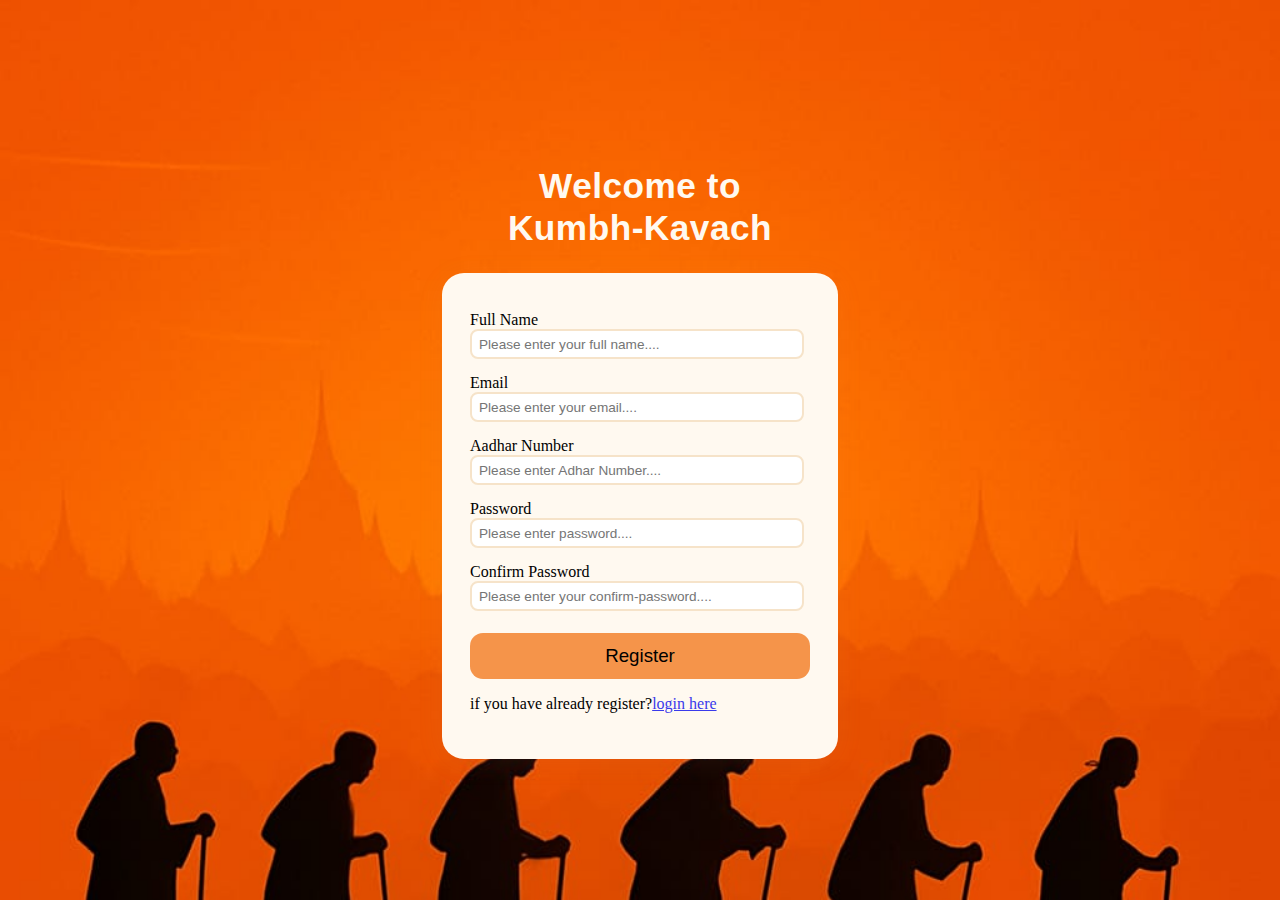
<file: index.html>
<!DOCTYPE html>
<html lang="en">
<head>
    <meta charset="UTF-8">
    <meta name="viewport" content="width=device-width, initial-scale=1.0">
    <title>Welcome to Ujain Mahakumbh Mela</title>
    <link rel="icon" href="fav-icon-photo.jpg" type="image/jpg">
    <link rel="stylesheet" href="registration-form.css">
</head>
<body >
    <div class="container">
        <h1>Welcome to<br>Kumbh-Kavach</h1>
        <form  class="form" id="registration-form" autocomplete="off" target="_blank" method="post" action="kumbh_kavach.html">
            
            <div class="form-group">
                <label for="fullName">Full Name</label><br>
                <input type="text" id="fullName" name="fullName" placeholder="Please enter your full name...." required>
            </div>

            <div class="form-group">
                <label for="email">Email</label><br>
                <input type="email" id="email" name="email" placeholder="Please enter your email...." required>
            </div>

            <div class="form-group">
                <label for="adhar-number">Aadhar Number</label><br>
                <input type="text" id="adhar-number" name="adhar-number" placeholder="Please enter Adhar Number...." required>
            </div>

            <div class="form-group">
                <label for="password">Password</label><br>
                <input type="password" id="password" name="password" placeholder="Please enter password...." required>
            </div>

            <div class="form-group">
                <label for="confirm-password">Confirm Password</label><br>
                <input type="password" id="confirm-password" name="confirm-password" placeholder="Please enter your confirm-password...." required>
            </div>
            <button type="submit">Register</button>
            <p>if you have already register?<a href="loginPage.html" style="color: rgb(58, 58, 235)">login here</a></p>
        
        </form>
    </div>
</script>
</body>
</html>
</file>
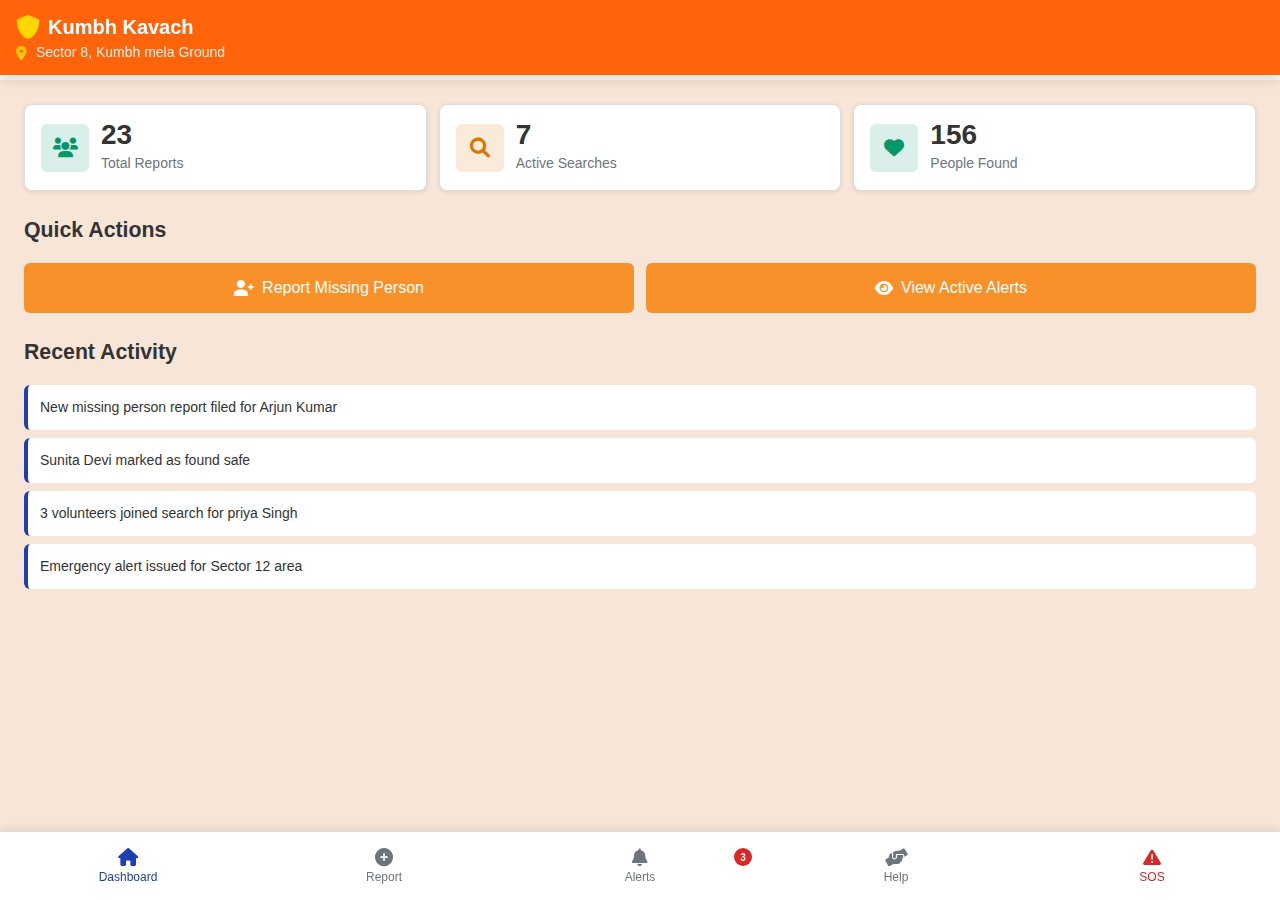
<file: template/index.html>
<!DOCTYPE html>
<html lang="en">
<head>
    <meta charset="UTF-8">
    <meta name="viewport" content="width=device-width, initial-scale=1.0">
    <title>Kumbh Kavach - Crowd Management System</title>
    <link rel="stylesheet" href="style.css">
    <link href="https://cdnjs.cloudflare.com/ajax/libs/font-awesome/6.0.0/css/all.min.css" rel="stylesheet">
</head>
<body>
    <!----------------------------------------Header---------------------------------------------->
    <header class="app-header">
        <div class="header-content">
            <div class="logo">
                <i class="fas fa-shield-alt"></i>
                <h1>Kumbh Kavach</h1>
            </div>
            <div class="location-indicator">
                <i class="fas fa-map-marker-alt"></i>
                <span id="currentLocation">Sector 8, Kumbh Mela</span>
            </div>
        </div>
    </header>

    <!------------------------------------Bottom Navigation------------------------------------>
    <nav class="bottom-nav">
        <button class="nav-item active" data-view="dashboard">
            <i class="fas fa-home"></i>
            <span>Dashboard</span>
        </button>
        <button class="nav-item" data-view="report">
            <i class="fas fa-plus-circle"></i>
            <span>Report</span>
        </button>
        <button class="nav-item" data-view="alerts">
            <i class="fas fa-bell"></i>
            <span>Alerts</span>
            <div class="notification-badge" id="alertsBadge">3</div>
        </button>
        <button class="nav-item" data-view="help">
            <i class="fas fa-hands-helping"></i>
            <span>Help</span>
        </button>
        <button class="nav-item emergency" data-view="emergency">
            <i class="fas fa-exclamation-triangle"></i>
            <span>SOS</span>
        </button>
    </nav>

    <!----------------------------------Main content area------------------------------------->
    <main class="main-content">
        
        <!-----------------------Dashboard View---------------------------------------------->
        <section id="dashboardView" class="view active">
            <div class="stats-grid">
                <div class="stat-card">
                    <div class="stat-icon success">
                        <i class="fas fa-users"></i>
                    </div>
                    <div class="stat-content">
                        <div class="stat-number" id="totalReports">23</div>
                        <div class="stat-label">Total Reports</div>
                    </div>
                </div>
                <div class="stat-card">
                    <div class="stat-icon warning">
                        <i class="fas fa-search"></i>
                    </div>
                    <div class="stat-content">
                        <div class="stat-number" id="activeSearches">7</div>
                        <div class="stat-label">Active Searches</div>
                    </div>
                </div>
                <div class="stat-card">
                    <div class="stat-icon success">
                        <i class="fas fa-heart"></i>
                    </div>
                    <div class="stat-content">
                        <div class="stat-number" id="peopleFound">156</div>
                        <div class="stat-label">People Found</div>
                    </div>
                </div>
            </div>

            <div class="quick-actions">
                <h3>Quick Actions</h3>
                <div class="action-buttons">
                    <button class="btn btn--primary btn--full-width action-btn" data-action="report">
                        <i class="fas fa-user-plus"></i>
                        Report Missing Person
                    </button>
                    <button class="btn btn--secondary btn--full-width action-btn" data-action="alerts">
                        <i class="fas fa-eye"></i>
                        View Active Alerts
                    </button>
                </div>
            </div>

            <div class="recent-activity">
                <h3>Recent Activity</h3>
                <div class="activity-list" id="activityList">
                    <!-------------Activity items will be done by javascript-------------------->
                </div>
            </div>
        </section>

        <!-------------------------Report missing person view-------------------------->
        <section id="reportView" class="view">
            <div class="form-container">
                <h2>Report Missing Person</h2>
                <form id="reportForm" class="missing-person-form">
                    <div class="photo-upload">
                        <div class="upload-area" id="uploadArea">
                            <i class="fas fa-camera"></i>
                            <p>Add Photo</p>
                            <span>Tap to upload or drag & drop</span>
                        </div>
                        <input type="file" id="photoInput" accept="image/*" hidden>
                        <div class="photo-preview" id="photoPreview" style="display: none;">
                            <img id="previewImage" alt="Preview">
                            <button type="button" class="remove-photo" id="removePhoto">
                                <i class="fas fa-times"></i>
                            </button>
                        </div>
                    </div>

                    <div class="form-group">
                        <label class="form-label" for="fullName">Full Name *</label>
                        <br>
                        <input type="text" id="fullName" class="form-control" required>
                    </div>

                    <div class="form-row">
                        <div class="form-group">
                            <label class="form-label" for="age">Age *</label>
                            <br>
                            <input type="number" id="age" class="form-control" min="1" max="120" required>
                        </div>
                        <div class="form-group">
                            <label class="form-label" for="gender">Gender *</label>
                            <br>
                            <select id="gender" class="form-control" required style="width: 100%; height: 40px; border-radius: 8px;">
                                <option value="">Select Gender</option>
                                <option value="Male">Male</option>
                                <option value="Female">Female</option>
                                <option value="Other">Other</option>
                            </select>
                        </div>
                    </div>

                    <div class="form-group">
                        <label class="form-label" for="lastSeen">Last Seen Location *</label>
                        <div class="location-input">
                            <input type="text" id="lastSeen" class="form-control" required>
                            <button type="button" class="location-btn">
                                <i class="fas fa-map-marker-alt"></i>
                            </button>
                        </div>
                    </div>

                    <div class="form-group">
                        <label class="form-label" for="contactNumber">Contact Number *</label>
                        <br>
                        <input type="tel" id="contactNumber" class="form-control" required>
                    </div>

                    <div class="form-group">
                        <label class="form-label" for="description">Additional Description</label>
                        <br>
                        <textarea id="description" class="form-control" rows="4" placeholder="Physical description, clothing, distinctive features..." required style="width: 100%; height: 100px; border-radius: 8px;"></textarea>
                    </div>

                    <div class="form-group">
                        <label class="form-label" for="emergencyContact">Emergency Contact</label>
                        <br>
                        <input type="tel" id="emergencyContact" class="form-control">
                    </div>

                    <button type="submit" class="btn btn--primary btn--full-width submit-btn">
                        <i class="fas fa-paper-plane"></i>
                        Report Missing Person
                    </button>
                </form>
            </div>
        </section>

        <!---------------------------------------Active alerts view--------------------------->
        <section id="alertsView" class="view">
            <div class="alerts-header">
                <h2>Active Alerts</h2>
                <div class="filter-tabs">
                    <button class="filter-tab active" data-filter="all">All</button>
                    <button class="filter-tab" data-filter="children">Children</button>
                    <button class="filter-tab" data-filter="elderly">Elderly</button>
                    <button class="filter-tab" data-filter="recent">Recent</button>
                </div>
            </div>
            
            <div class="alerts-list" id="alertsList">
                 <!-------------alerts will be populated by javascript-------------------->
            </div>
        </section>

        <!------------------------help finder view-------------------------------->
        <section id="helpView" class="view">
            <div class="help-header">
                <h2>Help Finder Dashboard</h2>
                <div class="map-placeholder">
                    <div class="map-container">
                        <i class="fas fa-map"></i>
                        <p>Interactive Map View</p>
                        <div class="map-markers">
                            <div class="marker red" style="top: 30%; left: 25%;">
                                <i class="fas fa-user"></i>
                            </div>
                            <div class="marker blue" style="top: 60%; left: 70%;">
                                <i class="fas fa-user"></i>
                            </div>
                            <div class="marker green" style="top: 80%; left: 40%;">
                                <i class="fas fa-user"></i>
                            </div>
                        </div>
                    </div>
                </div>
            </div>

            <div class="help-actions">
                <div class="action-buttons">
                    <button class="btn btn--primary action-btn">
                        <i class="fas fa-check-circle"></i>
                        Mark as Found
                    </button>
                    <button class="btn btn--secondary action-btn">
                        <i class="fas fa-phone"></i>
                        Contact Family
                    </button>
                    <button class="btn btn--outline action-btn">
                        <i class="fas fa-shield-alt"></i>
                        Alert Police
                    </button>
                </div>
            </div>

            <div class="communication-panel">
                <h3>Quick Communication</h3>
                <div class="chat-interface">
                    <div class="chat-messages" id="chatMessages">
                        <div class="message received">
                            <span class="sender">Rajesh Kumar</span>
                            <p>Please help find my son Arjun, he was wearing blue shirt</p>
                            <span class="time">2 min ago</span>
                        </div>
                    </div>
                    <div class="chat-input">
                        <input type="text" placeholder="Type a message..." class="form-control">
                        <button class="btn btn--primary">
                            <i class="fas fa-paper-plane"></i>
                        </button>
                    </div>
                </div>
            </div>
        </section>

        <!-------------------------------------Emergency view-------------------------------------->
        <section id="emergencyView" class="view">
            <div class="emergency-container">
                <div class="panic-button-container">
                    <button class="panic-button" id="panicButton">
                        <i class="fas fa-exclamation-triangle"></i>
                        <span>EMERGENCY SOS</span>
                    </button>
                    <p class="panic-description">Tap and hold for 3 seconds to activate</p>
                </div>

                <div class="emergency-contacts">
                    <h3>Emergency Services</h3>
                    <div class="contact-list" id="emergencyContactsList">
                         <!------------Emergency contacts will be populated by javascript-------------------->
                    </div>
                </div>

                <div class="location-sharing">
                    <div class="location-toggle">
                        <label class="toggle-switch">
                            <input type="checkbox" id="locationSharing" checked>
                            <span class="toggle-slider"></span>
                        </label>
                        <div class="toggle-content">
                            <h4>Share Location</h4>
                            <p>Allow emergency responders to locate you</p>
                        </div>
                    </div>
                </div>
            </div>
        </section>
    </main>

    <!---------------------------success modal-------------------------->
    <div class="modal hidden" id="successModal">
        <div class="modal-overlay"></div>
        <div class="modal-content">
            <div class="modal-icon success">
                <i class="fas fa-check-circle"></i>
            </div>
            <h3>Report Submitted Successfully</h3>
            <p>Your missing person report has been shared with authorities and volunteers in your area.</p>
            <button class="btn btn--primary" id="closeSuccessModal">Continue</button>
        </div>
    </div>

    <!----------------Emergency modal---------------------------->
    <div class="modal hidden" id="emergencyModal">
        <div class="modal-overlay"></div>
        <div class="modal-content emergency">
            <div class="modal-icon emergency">
                <i class="fas fa-exclamation-triangle"></i>
            </div>
            <h3>Emergency SOS Activated</h3>
            <p>Your location has been shared with emergency services. Help is on the way.</p>
            <button class="btn btn--primary" id="closeEmergencyModal">Cancel Emergency</button>
        </div>
    </div>

    <!----------------loading spinner----------------------------->
    <div class="loading-spinner hidden" id="loadingSpinner">
        <div class="spinner"></div>
        <p>Processing...</p>
    </div>

<script src="script.js"></script>
</body>
</html>
</file>
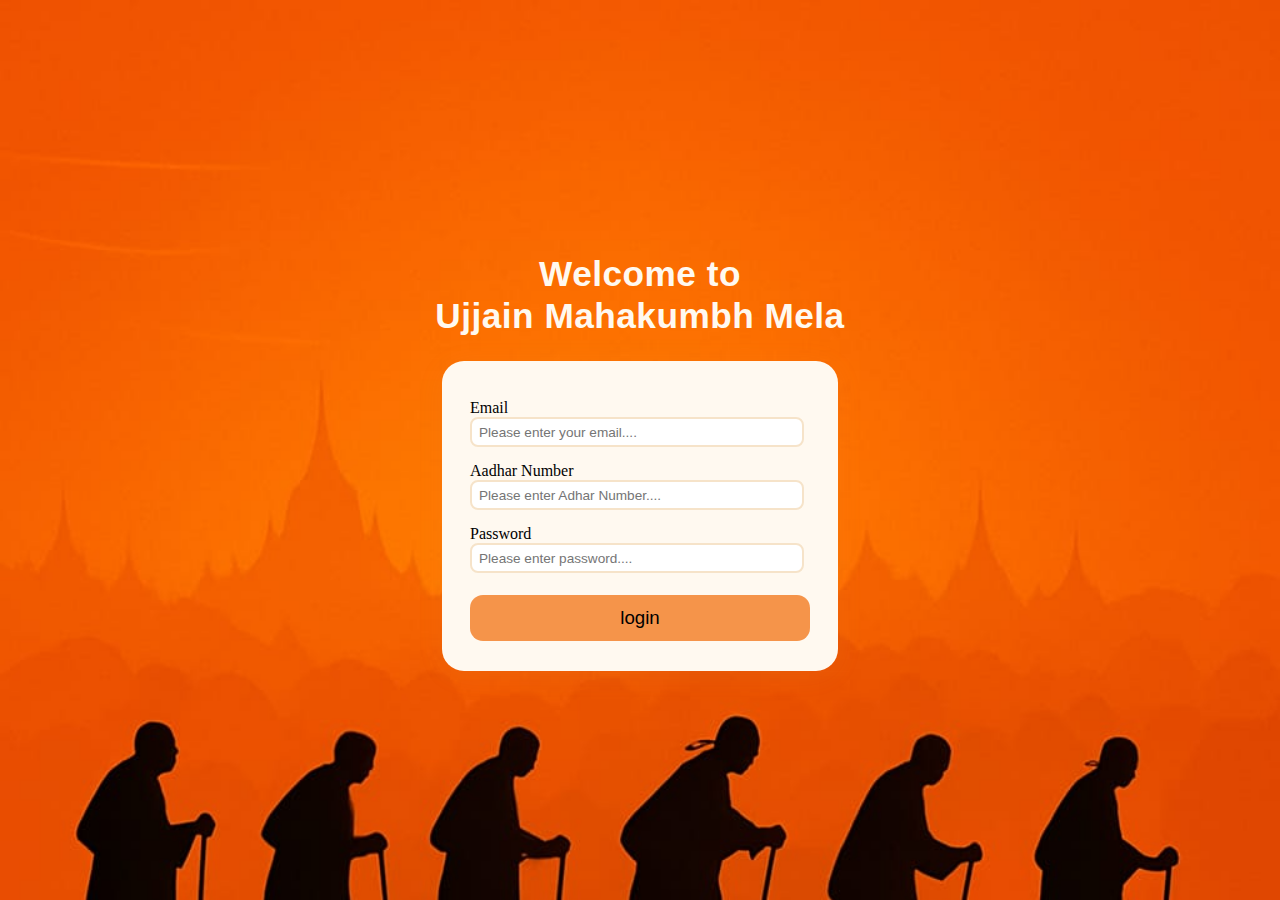
<file: loginPage.html>
<!DOCTYPE html>
<html lang="en">
<head>
    <meta charset="UTF-8">
    <meta name="viewport" content="width=device-width, initial-scale=1.0">
    <title>Welcome to Ujain Mahakumbh Mela</title>
    <link rel="icon" href="fav-icon-photo.jpg" type="image/jpg">
    <link rel="stylesheet" href="registration-form.css">
</head>
<body>
    <div class="container">
        <h1>Welcome to<br>Ujjain Mahakumbh Mela</h1>
        <form class="form" id="login-form" autocomplete="off" method="post" action="kumbh_kavach.html">
            
            <div class="form-group">
                <label for="email">Email</label><br>
                <input type="email" id="email" name="email" placeholder="Please enter your email...." required>
            </div>

             <div class="form-group">
                <label for="adhar-number">Aadhar Number</label><br>
                <input type="text" id="adhar-number" name="adhar-number" placeholder="Please enter Adhar Number...." required>
            </div>

            <div class="form-group">
                <label for="password">Password</label><br>
                <input type="password" id="password" name="password" placeholder="Please enter password...." required>
            </div>
            <button type="submit" id="login-btn">login</button>
        
        </form>
    </div>
</script>
</body>
</html>
</file>
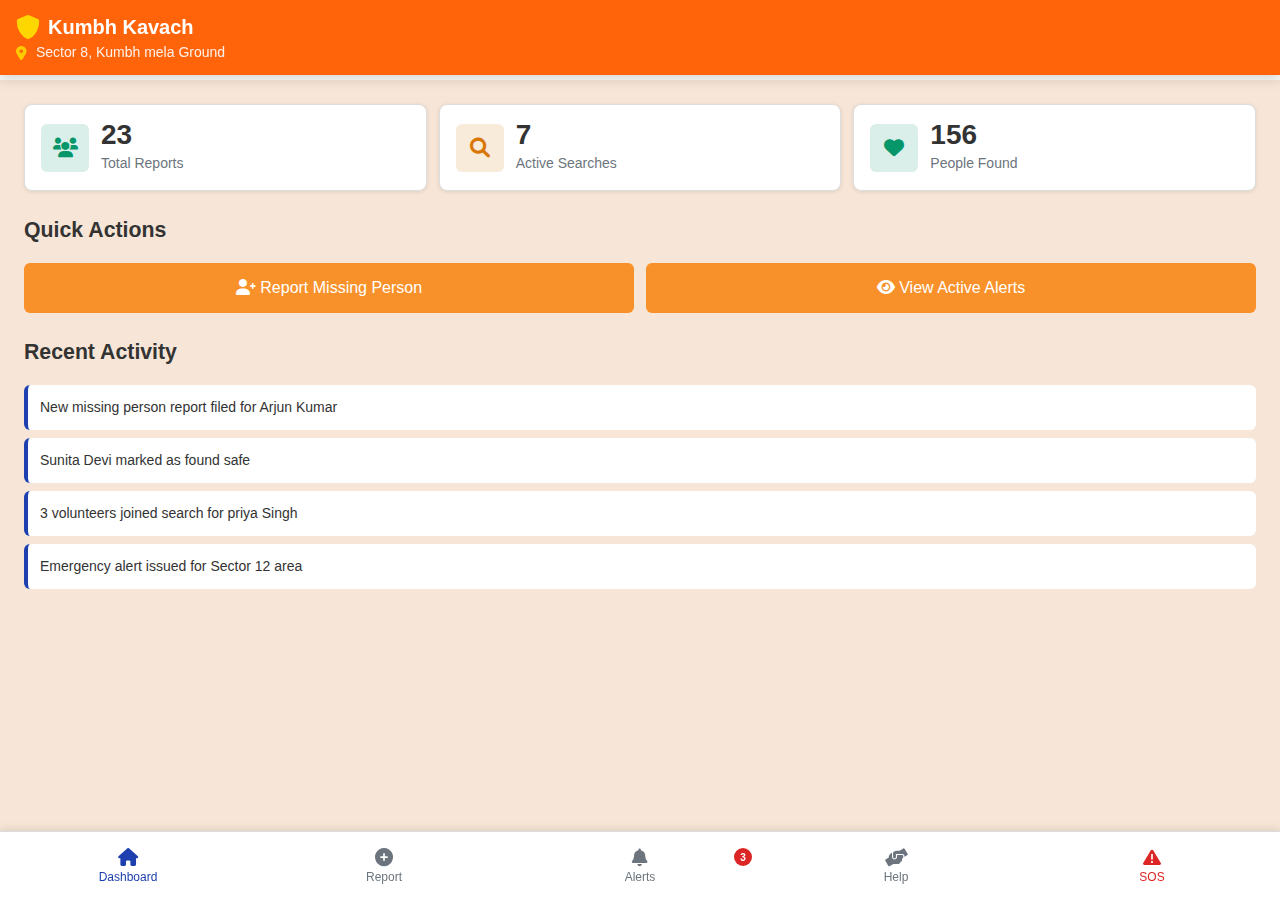
<file: template/kumbh_kavach.html>
<!DOCTYPE html>
<html lang="en">
<head>
    <meta charset="UTF-8">
    <meta name="viewport" content="width=device-width, initial-scale=1.0">
    <title>Kumbh Kavach - Crowd Management System</title>
    <link rel="stylesheet" href="kumbh_kavach.css">
    <link href="https://cdnjs.cloudflare.com/ajax/libs/font-awesome/6.0.0/css/all.min.css" rel="stylesheet">
    <link rel="shortcut icon" href="fav-icon-photo.jpg" type="image/x-icon"><!------for fav icon------>
</head>
<body>
    <!----------------------------------------Header---------------------------------------------->
    <header class="app-header">
        <div class="header-content">
            <div class="logo">
                <i class="fas fa-shield-alt"></i>
                <h1>Kumbh Kavach</h1>
            </div>
            <div class="location-indicator">
                <i class="fas fa-map-marker-alt"></i>
                <span id="currentLocation">Sector 8, Kumbh Mela</span>
            </div>
        </div>
    </header>

    <!------------------------------------Bottom Navigation------------------------------------>
    <nav class="bottom-nav">
        <button class="nav-item active" data-view="dashboard">
            <i class="fas fa-home"></i>
            <span>Dashboard</span>
        </button>
        <button class="nav-item" data-view="report">
            <i class="fas fa-plus-circle"></i>
            <span>Report</span>
        </button>
        <button class="nav-item" data-view="alerts">
            <i class="fas fa-bell"></i>
            <span>Alerts</span>
            <div class="notification-badge" id="alertsBadge">3</div>
        </button>
        <button class="nav-item" data-view="help">
            <i class="fas fa-hands-helping"></i>
            <span>Help</span>
        </button>
        <button class="nav-item emergency" data-view="emergency">
            <i class="fas fa-exclamation-triangle"></i>
            <span>SOS</span>
        </button>
    </nav>

    <!----------------------------------Main content area------------------------------------->
    <main class="main-content">
        
        <!-----------------------Dashboard View---------------------------------------------->
        <section id="dashboardView" class="view active">
            <div class="stats-grid">
                <div class="stat-card">
                    <div class="stat-icon success">
                        <i class="fas fa-users"></i>
                    </div>
                    <div class="stat-content">
                        <div class="stat-number" id="totalReports">23</div>
                        <div class="stat-label">Total Reports</div>
                    </div>
                </div>
                <div class="stat-card">
                    <div class="stat-icon warning">
                        <i class="fas fa-search"></i>
                    </div>
                    <div class="stat-content">
                        <div class="stat-number" id="activeSearches">7</div>
                        <div class="stat-label">Active Searches</div>
                    </div>
                </div>
                <div class="stat-card">
                    <div class="stat-icon success">
                        <i class="fas fa-heart"></i>
                    </div>
                    <div class="stat-content">
                        <div class="stat-number" id="peopleFound">156</div>
                        <div class="stat-label">People Found</div>
                    </div>
                </div>
            </div>

            <div class="quick-actions">
                <h3>Quick Actions</h3>
                <div class="action-buttons">
                    <button class="btn btn--primary btn--full-width action-btn" data-action="report">
                        <i class="fas fa-user-plus"></i>
                        Report Missing Person
                    </button>
                    <button class="btn btn--secondary btn--full-width action-btn" data-action="alerts">
                        <i class="fas fa-eye"></i>
                        View Active Alerts
                    </button>
                </div>
            </div>

            <div class="recent-activity">
                <h3>Recent Activity</h3>
                <div class="activity-list" id="activityList">
                    <!-------------Activity items will be done by javascript-------------------->
                </div>
            </div>
        </section>

        <!-------------------------Report missing person view-------------------------->
        <section id="reportView" class="view">
            <div class="form-container">
                <h2>Report Missing Person</h2>
                <form id="reportForm" class="missing-person-form">
                    <div class="photo-upload">
                        <div class="upload-area" id="uploadArea">
                            <i class="fas fa-camera"></i>
                            <p>Add Photo</p>
                            <span>Tap to upload or drag & drop</span>
                        </div>
                        <input type="file" id="photoInput" accept="image/*" hidden>
                        <div class="photo-preview" id="photoPreview" style="display: none;">
                            <img id="previewImage" alt="Preview">
                            <button type="button" class="remove-photo" id="removePhoto">
                                <i class="fas fa-times"></i>
                            </button>
                        </div>
                    </div>

                    <div class="form-group">
                        <label class="form-label" for="fullName">Full Name *</label>
                        <br>
                        <input type="text" id="fullName" class="form-control" required>
                    </div>

                    <div class="form-row">
                        <div class="form-group">
                            <label class="form-label" for="age">Age *</label>
                            <br>
                            <input type="number" id="age" class="form-control" min="1" max="120" required>
                        </div>
                        <div class="form-group">
                            <label class="form-label" for="gender">Gender *</label>
                            <br>
                            <select id="gender" class="form-control" required style="width: 100%; height: 40px; border-radius: 8px;">
                                <option value="">Select Gender</option>
                                <option value="Male">Male</option>
                                <option value="Female">Female</option>
                                <option value="Other">Other</option>
                            </select>
                        </div>
                    </div>

                    <div class="form-group">
                        <label class="form-label" for="lastSeen">Last Seen Location *</label>
                        <div class="location-input">
                            <input type="text" id="lastSeen" class="form-control" required>
                            <button type="button" class="location-btn">
                                <i class="fas fa-map-marker-alt"></i>
                            </button>
                        </div>
                    </div>

                    <div class="form-group">
                        <label class="form-label" for="contactNumber">Contact Number *</label>
                        <br>
                        <input type="tel" id="contactNumber" class="form-control" required>
                    </div>

                    <div class="form-group">
                        <label class="form-label" for="description">Additional Description</label>
                        <br>
                        <textarea id="description" class="form-control" rows="4" placeholder="Physical description, clothing, distinctive features..." required style="width: 100%; height: 100px; border-radius: 8px;"></textarea>
                    </div>

                    <div class="form-group">
                        <label class="form-label" for="emergencyContact">Emergency Contact</label>
                        <br>
                        <input type="tel" id="emergencyContact" class="form-control">
                    </div>

                    <button type="submit" class="btn btn--primary btn--full-width submit-btn">
                        <i class="fas fa-paper-plane"></i>
                        Report Missing Person
                    </button>
                </form>
            </div>
        </section>

        <!---------------------------------------Active alerts view--------------------------->
        <section id="alertsView" class="view">
            <div class="alerts-header">
                <h2>Active Alerts</h2>
                <div class="filter-tabs">
                    <button class="filter-tab active" data-filter="all">All</button>
                    <button class="filter-tab" data-filter="children">Children</button>
                    <button class="filter-tab" data-filter="elderly">Elderly</button>
                    <button class="filter-tab" data-filter="recent">Recent</button>
                </div>
            </div>
            
            <div class="alerts-list" id="alertsList">
                 <!-------------alerts will be populated by javascript-------------------->
            </div>
        </section>

        <!------------------------help finder view-------------------------------->
        <section id="helpView" class="view">
            <div class="help-header">
                <h2>Help Finder Dashboard</h2>
                <div class="map-placeholder">
                    <div class="map-container">
                        <i class="fas fa-map"></i>
                        <p>Interactive Map View</p>
                        <div class="map-markers">
                            <div class="marker red" style="top: 30%; left: 25%;">
                                <i class="fas fa-user"></i>
                            </div>
                            <div class="marker blue" style="top: 60%; left: 70%;">
                                <i class="fas fa-user"></i>
                            </div>
                            <div class="marker green" style="top: 80%; left: 40%;">
                                <i class="fas fa-user"></i>
                            </div>
                        </div>
                    </div>
                </div>
            </div>

            <div class="help-actions">
                <div class="action-buttons">
                    <button class="btn btn--primary action-btn">
                        <i class="fas fa-check-circle"></i>
                        Mark as Found
                    </button>
                    <button class="btn btn--secondary action-btn">
                        <i class="fas fa-phone"></i>
                        Contact Family
                    </button>
                    <button class="btn btn--outline action-btn">
                        <i class="fas fa-shield-alt"></i>
                        Alert Police
                    </button>
                </div>
            </div>

            <div class="communication-panel">
                <h3>Quick Communication</h3>
                <div class="chat-interface">
                    <div class="chat-messages" id="chatMessages">
                        <div class="message received">
                            <span class="sender">Rajesh Kumar</span>
                            <p>Please help find my son Arjun, he was wearing blue shirt</p>
                            <span class="time">2 min ago</span>
                        </div>
                    </div>
                    <div class="chat-input">
                        <input type="text" placeholder="Type a message..." class="form-control">
                        <button class="btn btn--primary">
                            <i class="fas fa-paper-plane"></i>
                        </button>
                    </div>
                </div>
            </div>
        </section>

        <!-------------------------------------Emergency view-------------------------------------->
        <section id="emergencyView" class="view">
            <div class="emergency-container">
                <div class="panic-button-container">
                    <button class="panic-button" id="panicButton">
                        <i class="fas fa-exclamation-triangle"></i>
                        <span>EMERGENCY SOS</span>
                    </button>
                    <p class="panic-description">Tap and hold for 3 seconds to activate</p>
                </div>

                <div class="emergency-contacts">
                    <h3>Emergency Services</h3>
                    <div class="contact-list" id="emergencyContactsList">
                         <!------------Emergency contacts will be populated by javascript-------------------->
                    </div>
                </div>

                <div class="location-sharing">
                    <div class="location-toggle">
                        <label class="toggle-switch">
                            <input type="checkbox" id="locationSharing" checked>
                            <span class="toggle-slider"></span>
                        </label>
                        <div class="toggle-content">
                            <h4>Share Location</h4>
                            <p>Allow emergency responders to locate you</p>
                        </div>
                    </div>
                </div>
            </div>
        </section>
    </main>

    <!---------------------------success modal-------------------------->
    <div class="modal hidden" id="successModal">
        <div class="modal-overlay"></div>
        <div class="modal-content">
            <div class="modal-icon success">
                <i class="fas fa-check-circle"></i>
            </div>
            <h3>Report Submitted Successfully</h3>
            <p>Your missing person report has been shared with authorities and volunteers in your area.</p>
            <button class="btn btn--primary" id="closeSuccessModal">Continue</button>
        </div>
    </div>

    <!----------------Emergency modal---------------------------->
    <div class="modal hidden" id="emergencyModal">
        <div class="modal-overlay"></div>
        <div class="modal-content emergency">
            <div class="modal-icon emergency">
                <i class="fas fa-exclamation-triangle"></i>
            </div>
            <h3>Emergency SOS Activated</h3>
            <p>Your location has been shared with emergency services. Help is on the way.</p>
            <button class="btn btn--primary" id="closeEmergencyModal">Cancel Emergency</button>
        </div>
    </div>

    <!----------------loading spinner----------------------------->
    <div class="loading-spinner hidden" id="loadingSpinner">
        <div class="spinner"></div>
        <p>Processing...</p>
    </div>
<script src="kumbh_kavach.js"></script>
<script src="script.js"></script>
</body>
</html>
</file>
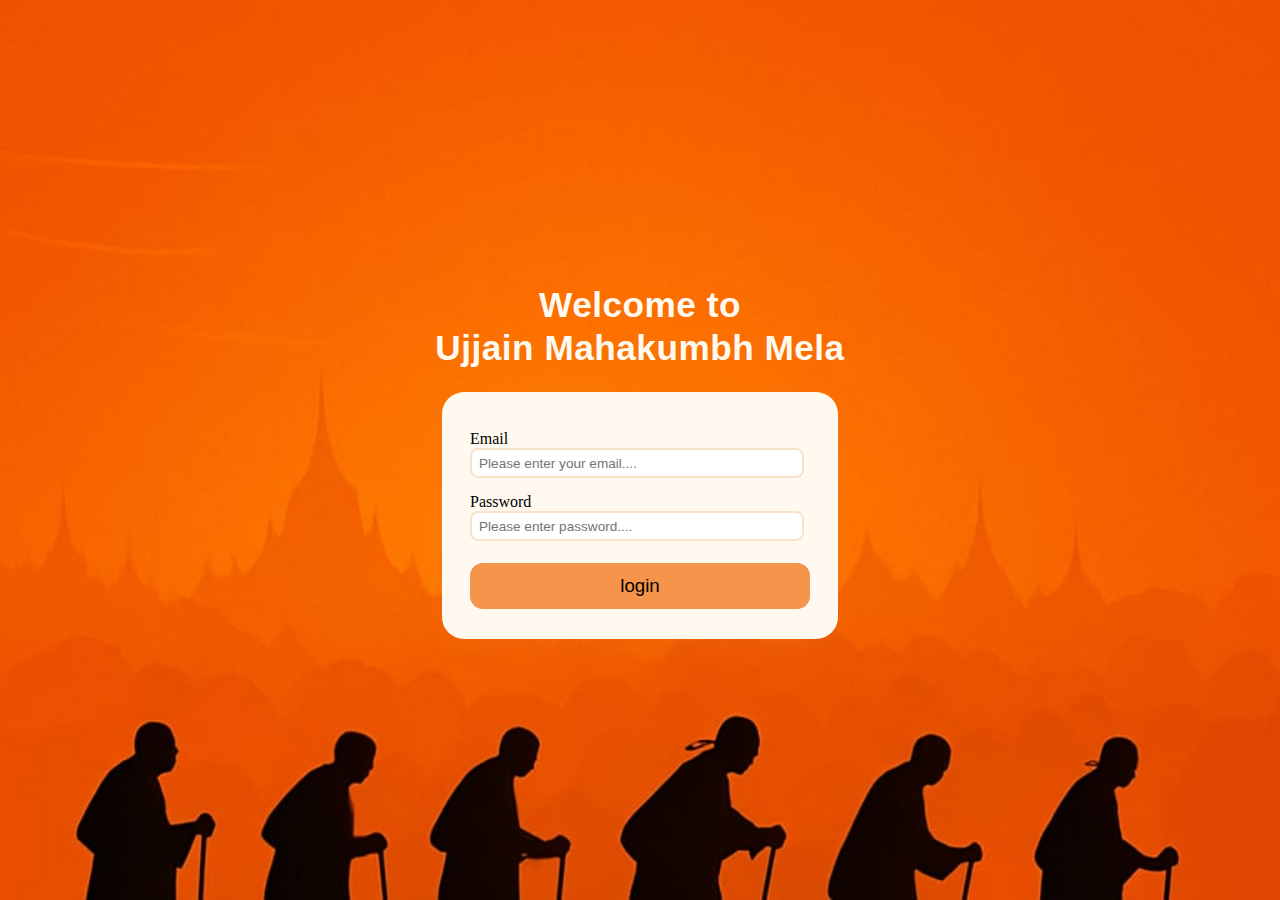
<file: template/loginPage.html>
<!DOCTYPE html>
<html lang="en">
<head>
    <meta charset="UTF-8">
    <meta name="viewport" content="width=device-width, initial-scale=1.0">
    <title>Welcome to Ujain Mahakumbh Mela</title>
    <link rel="stylesheet" href="registration-form.css">
</head>
<body>
    <div class="container">
        <h1>Welcome to<br>Ujjain Mahakumbh Mela</h1>
        <form class="form" id="registration-form" method="post" action="kumbh_kavach.html" autocomplete="off">
            
            <div class="form-group">
                <label for="email">Email</label><br>
                <input type="email" id="email" name="email" placeholder="Please enter your email...." required>
            </div>

            <div class="form-group">
                <label for="password">Password</label><br>
                <input type="password" id="password" name="password" placeholder="Please enter password...." required>
            </div>
            <button type="submit">login</button>
        
        </form>
    </div>
</body>
</html>
</file>
<file: registration-form.css>
body{
    min-height: 100vh;
    margin: 0;
    background-image: url('background\ image.jpg');
    background-size: cover;
    display: flex;
    align-items: center;
    justify-content: center;
}

.container{
    width: 100vw;
    display: flex;
    flex-direction: column;
    align-items: center;
}

h1{
    color: #fff9f0;
    font-family: "FKGroteskNeue", "Geist", "Inter", -apple-system,
    BlinkMacSystemFont, "Segoe UI", Roboto, sans-serif;
    font-size: 2.2rem;
    font-weight: 600;
    letter-spacing: 0.5px;
    text-align: center;
    line-height: 1.2;
}

.form{
    background: #fff9f0;
    border-radius: 22px;
    box-shadow: 0 4px 28px 0 rgb(211,170,109,0.08);
    padding: 38px 28px 30px 28px;
    width: 340px;
    display: flex;
    flex-direction: column;
    align-items: stretch;
}

.form input[type="text"],
.form input[type="email"],
.form input[type="number"],
.form input[type="password"]{
    margin-bottom: 15px;
    padding: 5px 0 5px 7px;
    border-radius: 8px;
    border: 2px solid #f6e3c9;
    font-size: 0.9rem;
    outline: none;
    background: #fff;
    transition: border 0.2s;
    width: 95%;
}

.form input::placeholder{
    font-size: 0.85rem;
}

.form button{
    margin-top: 7px;
    padding: 12px 0;
    border-radius: 13px;
    border: none;
    background: rgb(245, 148, 74);
    font-size: 1.17rem;
    font-weight: 500;
    cursor: pointer;
    transition: background-color 0.3s ease;
    display: block;
}

.form button:hover{
    background-color: rgb(255, 135, 0);
    scale : 1;
    box-shadow: 0px 0px 13px 2px #97989c;
}

/*------------responsive ness--------------*/
@media (max-width: 600px){
    .container{
        padding: 10px 15px;
    }

    h1{
        font-size: 1.4rem;
    }

   .form input[type="text"],
   .form input[type="number"],
   .form input[type="email"],
   .form input[type="password"]{
        font-size: 1rem;
        margin-bottom: 18px;
        padding: 10px 12px;
    }
    .form button {
    font-size: 1rem;
    padding: 12px 0;
   }
}
</file>
<file: template/style.css>
/*--------------Base styles and typography------------------*/
html {
  font-size: 14px;
  font-family: "FKGroteskNeue", "Geist", "Inter", -apple-system,
  BlinkMacSystemFont, "Segoe UI", Roboto, sans-serif;
  line-height: 1.5;
  color: #13343b;
  background-color: #fcfcf9;
  -webkit-font-smoothing: antialiased;
  box-sizing: border-box;
}

*, *::before, *::after {
  box-sizing: inherit;
}

body {
  margin: 0;
  padding-bottom: 80px;
  background-color: rgb(247, 230, 215);
  overflow-x: hidden;
  color: #13343b;
}

/*---------------header----------------*/
.app-header {
  position: fixed;
  top: 0;
  left: 0;
  right: 0;
  background-color: rgb(255, 100, 10);
  color: white;
  padding: 12px 16px;
  z-index: 100;
  box-shadow: 0 4px 12px rgba(0, 0, 0, 0.15);
  display: flex;
  justify-content: space-between;
  align-items: center;
  max-width: 100%;
  margin: 0 auto;
}

.logo {
  display: flex;
  align-items: center;
  gap: 8px;
}

.logo i {
  font-size: 24px;
  color: #ffd700;
}

.logo h1 {
  font-size: 20px;
  font-weight: 700;
  margin: 0;
}

.location-indicator {
  display: flex;
  align-items: center;
  gap: 4px;
  font-size: 14px;
  opacity: 0.9;
}

.location-indicator i {
  color: #ffd700;
  margin-right: 5px;
}

/*--------------bottom navigation-----------*/
.bottom-nav {
  position: fixed;
  bottom: 0;
  left: 0;
  right: 0;
  background-color: #ffffff;
  border-top: 1px solid #ddd;
  display: flex;
  padding: 8px 0;
  z-index: 100;
  box-shadow: 0 -2px 8px rgba(0, 0, 0, 0.1);
}

.nav-item {
  flex: 1;
  display: flex;
  flex-direction: column;
  align-items: center;
  padding: 8px 0;
  background: none;
  border: none;
  color: #6c757d;
  font-size: 12px;
  cursor: pointer;
  transition: color 0.2s ease;
  position: relative;
}

.nav-item i {
  font-size: 18px;
  margin-bottom: 4px;
}

.nav-item.active,
.nav-item:hover {
  color: #1e40af;
}

.nav-item.active i,
.nav-item:hover i {
  color: #1e40af;
}

.nav-item.emergency {
  color: #dc2626;
}

.nav-item.emergency.active {
  background-color: rgba(220, 38, 38, 0.1);
  color: #dc2626;
}

.notification-badge {
  position: absolute;
  top: 8px;
  right: 16px;
  background-color: #dc2626;
  color: white;
  border-radius: 9999px;
  width: 18px;
  height: 18px;
  display: flex;
  align-items: center;
  justify-content: center;
  font-size: 10px;
  font-weight: 700;
}

/*------------------main content---------------------*/
.main-content {
  margin-top: 80px;
  padding: 16px;
  min-height: calc(100vh - 160px);
}

/*-----------------view management-------------*/
.view {
  display: none;
}

.view.active {
  display: block;
}

/*-----------------Dashboard styles---------------*/
.stats-grid {
  display: grid;
  grid-template-columns: repeat(auto-fill, minmax(100px, 1fr));
  gap: 12px;
  margin-bottom: 24px;
}

.stat-card {
  background-color: #ffffff;
  border-radius: 8px;
  padding: 16px;
  border: 1px solid #ddd;
  box-shadow: 0 1px 4px rgba(0,0,0,0.1);
  display: flex;
  align-items: center;
  gap: 12px;
}

.stat-icon {
  width: 48px;
  height: 48px;
  border-radius: 6px;
  display: flex;
  align-items: center;
  justify-content: center;
  font-size: 20px;
}

.stat-icon.success {
  background-color: rgba(5, 150, 105, 0.15);
  color: #059669;
}

.stat-icon.warning {
  background-color: rgba(217, 119, 6, 0.15);
  color: #d97706;
}

.stat-number {
  font-size: 28px;
  font-weight: 700;
  color: #333;
  line-height: 1;
}

.stat-label {
  font-size: 14px;
  color: #6c757d;
  margin-top: 4px;
}

/*-----------Quick Actions and recent activity-----------*/
.quick-actions,
.recent-activity {
  margin-bottom: 24px;
  font-size: 1.3rem;
}

.quick-actions h3,
.recent-activity h3 {
  margin-bottom: 16px;
  color: #333;
}

.action-buttons {
  display: flex;
  flex-direction: column;
  gap: 12px;
}

.action-btn {
  display: flex;
  align-items: center;
  justify-content: center;
  gap: 8px;
  padding: 16px;
  font-size: 16px;
  font-weight: 500;
  cursor: pointer;
  border: none;
  background-color: rgb(249, 145, 42);
  color: white;
  border-radius: 6px;
  transition: background-color 0.3s ease;
  width: 100%;
}

.action-btn:hover {
 background-color: rgb(255, 100, 10);
}

.activity-list {
  display: flex;
  flex-direction: column;
  gap: 8px;
}

.activity-item {
  background-color: #ffffff;
  border-radius: 6px;
  padding: 12px;
  border-left: 4px solid #1e40af;
  font-size: 14px;
  color: #333;
}

/*-----------------Report form styles-----------*/
.form-container {
  max-width: 500px;
  margin: 0 auto;
  padding: 0 16px;
}

.form-container h2 {
  text-align: center;
  margin-bottom: 24px;
  color: #333;
}

.missing-person-form {
  display: flex;
  flex-direction: column;
  gap: 16px;
}

.photo-upload {
  margin-bottom: 16px;
}

.upload-area {
  border: 2px dashed #ccc;
  border-radius: 12px;
  padding: 32px;
  text-align: center;
  cursor: pointer;
  transition: all 0.2s ease;
  background-color: #ffffff;
}

.upload-area:hover {
  border-color: #1e40af;
  background-color: #f0f4ff;
}

.upload-area i {
  font-size: 40px;
  color: #6c757d;
  margin-bottom: 8px;
}

.upload-area p {
  font-weight: 500;
  margin-bottom: 4px;
  color: #333;
}

.upload-area span {
  font-size: 14px;
  color: #6c757d;
}

.photo-preview {
  position: relative;
  border-radius: 12px;
  overflow: hidden;
  max-width: 200px;
  margin: 0 auto;
}

.photo-preview img {
  width: 100%;
  height: 200px;
  object-fit: cover;
}

.remove-photo {
  position: absolute;
  top: 8px;
  right: 8px;
  background-color: #dc2626;
  color: white;
  border: none;
  border-radius: 9999px;
  width: 32px;
  height: 32px;
  display: flex;
  align-items: center;
  justify-content: center;
  cursor: pointer;
}

.form-row {
  display: grid;
  grid-template-columns: 1fr 1fr;
  gap: 12px;
}

.form-group input{
  width: 100%;
  border-radius: 8px;
  border: 2px solid #f6e3c9;
  padding: 12px;
}

.location-input {
  position: relative;
}

.location-btn {
  position: absolute;
  right: 8px;
  top: 50%;
  transform: translateY(-50%);
  background: none;
  border: none;
  color: #1e40af;
  cursor: pointer;
  padding: 4px;
}

.submit-btn {
  margin-top: 16px;
  padding: 16px;
  font-size: 18px;
  background-color: rgb(249, 145, 42);
  color: white;
  border: none;
  border-radius: 6px;
  cursor: pointer;
  width: 100%;
}

.submit-btn:hover{
   background-color: rgb(255, 100, 10);
}

/*-----------------Alerts Styles----------------*/
.alerts-header {
  margin-bottom: 24px;
}

.alerts-header h2 {
  text-align: center;
  margin-bottom: 16px;
  color: #333;
}

.filter-tabs {
  display: flex;
  gap: 8px;
  overflow-x: auto;
  padding-bottom: 4px;
}

.filter-tab {
  padding: 8px 16px;
  border: 1px solid #ccc;
  background-color: #ffffff;
  color: #6c757d;
  border-radius: 9999px;
  font-size: 14px;
  cursor: pointer;
  white-space: nowrap;
  transition: all 0.2s ease;
}

.filter-tab.active {
  background-color: #1e40af;
  color: white;
  border-color: #1e40af;
}

.alerts-list {
  display: flex;
  flex-direction: column;
  gap: 16px;
}

.alert-card {
  background-color: #ffffff;
  border-radius: 12px;
  padding: 16px;
  border: 1px solid #ddd;
  box-shadow: 0 1px 4px rgba(0,0,0,0.1);
}

.alert-header {
  display: flex;
  align-items: center;
  gap: 12px;
  margin-bottom: 12px;
}

.alert-avatar {
  width: 50px;
  height: 50px;
  border-radius: 9999px;
  background-color: #f0f4ff;
  display: flex;
  align-items: center;
  justify-content: center;
  font-size: 20px;
  color: #1e40af;
}

.alert-info h4 {
  margin-bottom: 4px;
  color: #333;
}

.alert-meta {
  font-size: 14px;
  color: #6c757d;
}

.alert-location {
  margin: 12px 0;
  padding: 8px;
  background-color: #f9fafb;
  border-radius: 6px;
  font-size: 14px;
  color: #333;
}

.alert-actions {
  display: flex;
  gap: 8px;
  margin-top: 12px;
}

.alert-actions .btn {
  flex: 1;
  padding: 10px;
  font-size: 14px;
  cursor: pointer;
  border: none;
  border-radius: 6px;
  background-color: rgb(249, 145, 42);
  color: white;
  transition: background-color 0.3s ease;
}

.alert-actions .btn:hover {
  background-color: rgb(255, 100, 10);
}

/*----------------------help finder style----------------*/
.help-header h2 {
  text-align: center;
  margin-bottom: 16px;
  color: #333333;
}

.map-placeholder {
  margin-bottom: 24px;
}

.map-container {
  background-color: #e6ebf0;
  border-radius: 12px;
  height: 200px;
  display: flex;
  flex-direction: column;
  align-items: center;
  justify-content: center;
  position: relative;
  border: 1px solid #ccc;
}

.map-container i {
  font-size: 40px;
  color: #6c757d;
  margin-bottom: 8px;
}

.map-markers {
  position: absolute;
  width: 100%;
  height: 100%;
}

.marker {
  position: absolute;
  width: 20px;
  height: 20px;
  border-radius: 9999px;
  display: flex;
  align-items: center;
  justify-content: center;
  color: white;
  font-size: 12px;
}

.marker.red {
  background-color: #dc2626;
}

.marker.blue {
  background-color: #1e40af;
}

.marker.green {
  background-color: #059669;
}

.help-actions {
  margin-bottom: 24px;
}

.communication-panel h3 {
  margin-bottom: 16px;
  color: #333333;
}

.chat-interface {
  background-color: #ffffff;
  border-radius: 12px;
  border: 1px solid #ddd;
  overflow: hidden;
  display: flex;
  flex-direction: column;
  height: 350px;
}

.chat-messages {
  padding: 16px;
  max-height: 200px;
  overflow-y: auto;
  flex-grow: 1;
}

.message {
  margin-bottom: 12px;
  padding: 8px;
  border-radius: 6px;
  background-color: #f0f4ff;
}

.message .sender {
  font-weight: 500;
  font-size: 14px;
  color: #1e40af;
}

.message p {
  margin: 4px 0;
  font-size: 14px;
}

.message .time {
  font-size: 12px;
  color: #6c757d;
}

.chat-input {
  display: flex;
  padding: 12px;
  border-top: 1px solid #ccc;
  gap: 8px;
}

.chat-input .form-control {
  flex: 1;
  padding: 8px 10px;
  font-size: 14px;
  border-radius: 6px;
  border: 1px solid #ccc;
}

/*----------------emergency styles----------*/
.emergency-container {
  max-width: 400px;
  margin: 0 auto;
  text-align: center;
}

.panic-button-container {
  margin-bottom: 32px;
}

.panic-button {
  width: 200px;
  height: 200px;
  border-radius: 50%;
  background: linear-gradient(45deg, #dc2626, #ef4444);
  border: 4px solid white;
  box-shadow: 0 8px 32px rgba(220, 38, 38, 0.3);
  color: white;
  font-size: 18px;
  font-weight: 700;
  cursor: pointer;
  transition: all 0.3s ease;
  display: flex;
  flex-direction: column;
  align-items: center;
  justify-content: center;
  gap: 8px;
  margin: 0 auto 16px auto;
}

.panic-button:hover {
  transform: scale(1.05);
  box-shadow: 0 12px 40px rgba(220, 38, 38, 0.4);
}

.panic-button i {
  font-size: 40px;
}

.panic-description {
  color: #6c757d;
  font-size: 14px;
  margin-bottom: 32px;
}

.emergency-contacts h3 {
  margin-bottom: 16px;
  color: #333;
}

.contact-list {
  display: flex;
  flex-direction: column;
  gap: 12px;
  margin-bottom: 32px;
}

.emergency-contact {
  display: flex;
  align-items: center;
  justify-content: space-between;
  padding: 16px;
  background-color: #ffffff;
  border-radius: 12px;
  border: 1px solid #ddd;
}

.contact-info h4 {
  margin-bottom: 4px;
  color: #333;
}

.contact-info p {
  color: #6c757d;
  font-size: 14px;
  margin: 0;
}

.call-btn {
  background-color: #059669;
  color: white;
  border: none;
  border-radius: 9999px;
  width: 48px;
  height: 48px;
  display: flex;
  align-items: center;
  justify-content: center;
  cursor: pointer;
  font-size: 18px;
}

.location-sharing {
  margin-top: 32px;
}

.location-toggle {
  display: flex;
  align-items: center;
  gap: 16px;
  padding: 16px;
  background-color: #ffffff;
  border-radius: 12px;
  border: 1px solid #ddd;
}

.toggle-switch {
  position: relative;
  display: inline-block;
  width: 48px;
  height: 24px;
}

.toggle-switch input {
  opacity: 0;
  width: 0;
  height: 0;
}

.toggle-slider {
  position: absolute;
  cursor: pointer;
  top: 0;
  left: 0;
  right: 0;
  bottom: 0;
  background-color: #ccc;
  transition: 0.2s ease;
  border-radius: 9999px;
}

.toggle-slider:before {
  position: absolute;
  content: "";
  height: 20px;
  width: 20px;
  left: 2px;
  bottom: 2px;
  background-color: white;
  transition: 0.2s ease;
  border-radius: 50%;
}

input:checked + .toggle-slider {
  background-color: #059669;
}

input:checked + .toggle-slider:before {
  transform: translateX(24px);
}

.toggle-content {
  text-align: left;
  flex: 1;
}

.toggle-content h4 {
  margin-bottom: 4px;
  color: #333;
}

.toggle-content p {
  margin: 0;
  font-size: 14px;
  color: #6c757d;
}

/*---------------modal styles--------------*/
.modal {
  position: fixed;
  top: 0;
  left: 0;
  right: 0;
  bottom: 0;
  z-index: 1000;
  display: flex;
  align-items: center;
  justify-content: center;
  padding: 16px;
}

.modal.hidden {
  display: none;
}

.modal-overlay {
  position: absolute;
  top: 0;
  left: 0;
  right: 0;
  bottom: 0;
  background-color: rgba(0, 0, 0, 0.5);
}

.modal-content {
  background-color: #ffffff;
  border-radius: 12px;
  padding: 32px;
  text-align: center;
  position: relative;
  max-width: 400px;
  width: 100%;
  box-shadow: 0 16px 32px rgba(0, 0, 0, 0.25);
}

.modal-content.emergency {
  border: 2px solid #dc2626;
}

.modal-icon {
  width: 80px;
  height: 80px;
  border-radius: 50%;
  display: flex;
  align-items: center;
  justify-content: center;
  margin: 0 auto 16px auto;
  font-size: 40px;
}

.modal-icon.success {
  background-color: rgba(5, 150, 105, 0.15);
  color: #059669;
}

.modal-icon.emergency {
  background-color: rgba(220, 38, 38, 0.15);
  color: #dc2626;
}

.modal-content h3 {
  margin-bottom: 16px;
  color: #333333;
}

.modal-content p {
  margin-bottom: 24px;
  color: #6c757d;
}

/*------------------------loading spinner--------------------*/
.loading-spinner {
  position: fixed;
  top: 0;
  left: 0;
  right: 0;
  bottom: 0;
  background-color: rgba(0, 0, 0, 0.5);
  display: flex;
  flex-direction: column;
  align-items: center;
  justify-content: center;
  z-index: 2000;
}

.loading-spinner.hidden {
  display: none;
}

.spinner {
  width: 50px;
  height: 50px;
  border: 4px solid rgba(255, 255, 255, 0.3);
  border-top: 4px solid white;
  border-radius: 50%;
  animation: spin 1s linear infinite;
  margin-bottom: 16px;
}

@keyframes spin {
  0% { transform: rotate(0deg); }
  100% { transform: rotate(360deg); }
}

.loading-spinner p {
  color: white;
  font-size: 18px;
}

/*----------------------Responsive design-----------------*/
@media (min-width: 768px) {
  .main-content {
    padding: 24px;
  }

  .stats-grid {
    grid-template-columns: repeat(3, 1fr);
  }

  .action-buttons {
    flex-direction: row;
  }

  .form-row {
    grid-template-columns: 1fr 1fr;
  }

  .alert-actions {
    flex-direction: row;
  }
}

@media (max-width: 480px) {
  .form-row {
    grid-template-columns: 1fr;
  }

  .filter-tabs {
    justify-content: center;
  }

  .panic-button {
    width: 150px;
    height: 150px;
    font-size: 16px;
  }

  .panic-button i {
    font-size: 30px;
  }
}

/*-------------Accessibility-----------------*/
@media (prefers-reduced-motion: reduce) {
  * {
    animation-duration: 0.01ms !important;
    animation-iteration-count: 1 !important;
    transition-duration: 0.01ms !important;
  }
}
/*----------------high contrast mode----------------*/
@media (prefers-contrast: high) {
  .btn {
    border: 2px solid currentColor;
  }

  .card, .alert-card, .modal-content {
    border: 2px solid #ddd;
  }
}
</file>
<file: template/kumbh_kavach.css>
/*--------------Base styles and typography------------------*/
html {
  font-size: 14px;
  font-family: "FKGroteskNeue", "Geist", "Inter", -apple-system,
  BlinkMacSystemFont, "Segoe UI", Roboto, sans-serif;
  line-height: 1.5;
  color: #13343b;
  background-color: #fcfcf9;
  -webkit-font-smoothing: antialiased;
  box-sizing: border-box;
}

*, *::before, *::after {
  box-sizing: inherit;
}

body {
  margin: 0;
  padding-bottom: 80px;
  background-color: rgb(247, 230, 215);
  overflow-x: hidden;
  color: #13343b;
}

/*---------------header----------------*/
.app-header {
  position: fixed;
  top: 0;
  left: 0;
  right: 0;
  background-color: rgb(255, 100, 10);
  color: white;
  padding: 12px 16px;
  z-index: 100;
  box-shadow: 0 4px 12px rgba(0, 0, 0, 0.15);
  display: flex;
  justify-content: space-between;
  align-items: center;
  max-width: 100%;
  margin: 0 auto;
}

.logo {
  display: flex;
  align-items: center;
  gap: 8px;
}

.logo i {
  font-size: 24px;
  color: #ffd700;
}

.logo h1 {
  font-size: 20px;
  font-weight: 700;
  margin: 0;
}

.location-indicator {
  display: flex;
  align-items: center;
  gap: 4px;
  font-size: 14px;
  opacity: 0.9;
}

.location-indicator i {
  color: #ffd700;
  margin-right: 5px;
}

/*--------------bottom navigation-----------*/
.bottom-nav {
  position: fixed;
  bottom: 0;
  left: 0;
  right: 0;
  background-color: #ffffff;
  border-top: 1px solid #ddd;
  display: flex;
  padding: 8px 0;
  z-index: 100;
  box-shadow: 0 -2px 8px rgba(0, 0, 0, 0.1);
}

.nav-item {
  flex: 1;
  display: flex;
  flex-direction: column;
  align-items: center;
  padding: 8px 0;
  background: none;
  border: none;
  color: #6c757d;
  font-size: 12px;
  cursor: pointer;
  transition: color 0.2s ease;
  position: relative;
}

.nav-item i {
  font-size: 18px;
  margin-bottom: 4px;
}

.nav-item.active,
.nav-item:hover {
  color: #1e40af;
}

.nav-item.active i,
.nav-item:hover i {
  color: #1e40af;
}

.nav-item.emergency {
  color: #dc2626;
}

.nav-item.emergency.active {
  background-color: rgba(220, 38, 38, 0.1);
  color: #dc2626;
}

.notification-badge {
  position: absolute;
  top: 8px;
  right: 16px;
  background-color: #dc2626;
  color: white;
  border-radius: 9999px;
  width: 18px;
  height: 18px;
  display: flex;
  align-items: center;
  justify-content: center;
  font-size: 10px;
  font-weight: 700;
}

/*------------------main content---------------------*/
.main-content {
  margin-top: 80px;
  padding: 16px;
  min-height: calc(100vh - 160px);
}

/*-----------------view management-------------*/
.view {
  display: none;
}

.view.active {
  display: block;
}

/*-----------------Dashboard styles---------------*/
.stats-grid {
  display: grid;
  grid-template-columns: repeat(auto-fill, minmax(100px, 1fr));
  gap: 12px;
  margin-bottom: 24px;
}

.stat-card {
  background-color: #ffffff;
  border-radius: 8px;
  padding: 16px;
  border: 1px solid #ddd;
  box-shadow: 0 1px 4px rgba(0,0,0,0.1);
  display: flex;
  align-items: center;
  gap: 12px;
}

.stat-icon {
  width: 48px;
  height: 48px;
  border-radius: 6px;
  display: flex;
  align-items: center;
  justify-content: center;
  font-size: 20px;
}

.stat-icon.success {
  background-color: rgba(5, 150, 105, 0.15);
  color: #059669;
}

.stat-icon.warning {
  background-color: rgba(217, 119, 6, 0.15);
  color: #d97706;
}

.stat-number {
  font-size: 28px;
  font-weight: 700;
  color: #333;
  line-height: 1;
}

.stat-label {
  font-size: 14px;
  color: #6c757d;
  margin-top: 4px;
}

/*-----------Quick Actions and recent activity-----------*/
.quick-actions,
.recent-activity {
  margin-bottom: 24px;
  font-size: 1.3rem;
}

.quick-actions h3,
.recent-activity h3 {
  margin-bottom: 16px;
  color: #333;
}

.action-buttons {
  display: flex;
  flex-direction: column;
  gap: 12px;
}

.action-btn {
  display: flex;
  align-items: center;
  justify-content: center;
  gap: 8px;
  padding: 16px;
  font-size: 16px;
  font-weight: 500;
  cursor: pointer;
  border: none;
  background-color: rgb(249, 145, 42);
  color: white;
  border-radius: 6px;
  transition: background-color 0.3s ease;
  width: 100%;
  display: block;
}

.action-btn:hover {
 background-color: rgb(255, 100, 10);
 scale: 1;
 box-shadow: 0px 0px 13px 2px #97989c;
}

.activity-list {
  display: flex;
  flex-direction: column;
  gap: 8px;
}

.activity-item {
  background-color: #ffffff;
  border-radius: 6px;
  padding: 12px;
  border-left: 4px solid #1e40af;
  font-size: 14px;
  color: #333;
}

/*-----------------Report form styles-----------*/
.form-container {
  max-width: 500px;
  margin: 0 auto;
  padding: 0 16px;
}

.form-container h2 {
  text-align: center;
  margin-bottom: 24px;
  color: #333;
}

.missing-person-form {
  display: flex;
  flex-direction: column;
  gap: 16px;
}

.photo-upload {
  margin-bottom: 16px;
}

.upload-area {
  border: 2px dashed #ccc;
  border-radius: 12px;
  padding: 32px;
  text-align: center;
  cursor: pointer;
  transition: all 0.2s ease;
  background-color: #ffffff;
}

.upload-area:hover {
  border-color: #1e40af;
  background-color: #f0f4ff;
}

.upload-area i {
  font-size: 40px;
  color: #6c757d;
  margin-bottom: 8px;
}

.upload-area p {
  font-weight: 500;
  margin-bottom: 4px;
  color: #333;
}

.upload-area span {
  font-size: 14px;
  color: #6c757d;
}

.photo-preview {
  position: relative;
  border-radius: 12px;
  overflow: hidden;
  max-width: 200px;
  margin: 0 auto;
}

.photo-preview img {
  width: 100%;
  height: 200px;
  object-fit: cover;
}

.remove-photo {
  position: absolute;
  top: 8px;
  right: 8px;
  background-color: #dc2626;
  color: white;
  border: none;
  border-radius: 9999px;
  width: 32px;
  height: 32px;
  display: flex;
  align-items: center;
  justify-content: center;
  cursor: pointer;
}

.form-row {
  display: grid;
  grid-template-columns: 1fr 1fr;
  gap: 12px;
}

.form-group input{
  width: 100%;
  border-radius: 8px;
  border: 2px solid #f6e3c9;
  padding: 12px;
}

.location-input {
  position: relative;
}

.location-btn {
  position: absolute;
  right: 8px;
  top: 50%;
  transform: translateY(-50%);
  background: none;
  border: none;
  color: #1e40af;
  cursor: pointer;
  padding: 4px;
}

.submit-btn {
  margin-top: 16px;
  padding: 16px;
  font-size: 18px;
  background-color: rgb(249, 145, 42);
  color: white;
  border: none;
  border-radius: 6px;
  cursor: pointer;
  width: 100%;
  transition: background-color 0.3s ease;
  display: block;
}

.submit-btn:hover{
  background-color: rgb(255, 100, 10);
  scale : 1;
  box-shadow: 0px 0px 13px 2px #97989c;
}

/*-----------------Alerts Styles----------------*/
.alerts-header {
  margin-bottom: 24px;
}

.alerts-header h2 {
  text-align: center;
  margin-bottom: 16px;
  color: #333;
}

.filter-tabs {
  display: flex;
  gap: 8px;
  overflow-x: auto;
  padding-bottom: 4px;
}

.filter-tab {
  padding: 8px 16px;
  border: 1px solid #ccc;
  background-color: #ffffff;
  color: #6c757d;
  border-radius: 9999px;
  font-size: 14px;
  cursor: pointer;
  white-space: nowrap;
  transition: all 0.2s ease;
}

.filter-tab.active {
  background-color: #1e40af;
  color: white;
  border-color: #1e40af;
}

.alerts-list {
  display: flex;
  flex-direction: column;
  gap: 16px;
}

.alert-card {
  background-color: #ffffff;
  border-radius: 12px;
  padding: 16px;
  border: 1px solid #ddd;
  box-shadow: 0 1px 4px rgba(0,0,0,0.1);
}

.alert-header {
  display: flex;
  align-items: center;
  gap: 12px;
  margin-bottom: 12px;
}

.alert-avatar {
  width: 50px;
  height: 50px;
  border-radius: 9999px;
  background-color: #f0f4ff;
  display: flex;
  align-items: center;
  justify-content: center;
  font-size: 20px;
  color: #1e40af;
}

.alert-info h4 {
  margin-bottom: 4px;
  color: #333;
}

.alert-meta {
  font-size: 14px;
  color: #6c757d;
}

.alert-location {
  margin: 12px 0;
  padding: 8px;
  background-color: #f9fafb;
  border-radius: 6px;
  font-size: 14px;
  color: #333;
}

.alert-actions {
  display: flex;
  gap: 8px;
  margin-top: 12px;
}

.alert-actions .btn {
  flex: 1;
  padding: 10px;
  font-size: 14px;
  cursor: pointer;
  border: none;
  border-radius: 6px;
  background-color: rgb(249, 145, 42);
  color: white;
  transition: background-color 0.3s ease;
  display: block;

}

.alert-actions .btn:hover {
  background-color: rgb(255, 100, 10);
  scale : 1;
  box-shadow: 0px 0px 13px 2px #97989c;
}

/*----------------------help finder style----------------*/
.help-header h2 {
  text-align: center;
  margin-bottom: 16px;
  color: #333333;
}

.map-placeholder {
  margin-bottom: 24px;
}

.map-container {
  background-color: #e6ebf0;
  border-radius: 12px;
  height: 200px;
  display: flex;
  flex-direction: column;
  align-items: center;
  justify-content: center;
  position: relative;
  border: 1px solid #ccc;
}

.map-container i {
  font-size: 40px;
  color: #6c757d;
  margin-bottom: 8px;
}

.map-markers {
  position: absolute;
  width: 100%;
  height: 100%;
}

.marker {
  position: absolute;
  width: 20px;
  height: 20px;
  border-radius: 9999px;
  display: flex;
  align-items: center;
  justify-content: center;
  color: white;
  font-size: 12px;
}

.marker.red {
  background-color: #dc2626;
}

.marker.blue {
  background-color: #1e40af;
}

.marker.green {
  background-color: #059669;
}

.help-actions {
  margin-bottom: 24px;
}

.communication-panel h3 {
  margin-bottom: 16px;
  color: #333333;
}

.chat-interface {
  background-color: #ffffff;
  border-radius: 12px;
  border: 1px solid #ddd;
  overflow: hidden;
  display: flex;
  flex-direction: column;
  height: 350px;
}

.chat-messages {
  padding: 16px;
  max-height: 200px;
  overflow-y: auto;
  flex-grow: 1;
}

.message {
  margin-bottom: 12px;
  padding: 8px;
  border-radius: 6px;
  background-color: #f0f4ff;
}

.message .sender {
  font-weight: 500;
  font-size: 14px;
  color: #1e40af;
}

.message p {
  margin: 4px 0;
  font-size: 14px;
}

.message .time {
  font-size: 12px;
  color: #6c757d;
}

.chat-input {
  display: flex;
  padding: 12px;
  border-top: 1px solid #ccc;
  gap: 8px;
}

.chat-input .form-control {
  flex: 1;
  padding: 8px 10px;
  font-size: 14px;
  border-radius: 6px;
  border: 1px solid #ccc;
}

/*----------------emergency styles----------*/
.emergency-container {
  max-width: 400px;
  margin: 0 auto;
  text-align: center;
}

.panic-button-container {
  margin-bottom: 32px;
}

.panic-button {
  width: 200px;
  height: 200px;
  border-radius: 50%;
  background: linear-gradient(45deg, #dc2626, #ef4444);
  border: 4px solid white;
  box-shadow: 0 8px 32px rgba(220, 38, 38, 0.3);
  color: white;
  font-size: 18px;
  font-weight: 700;
  cursor: pointer;
  transition: all 0.3s ease;
  display: flex;
  flex-direction: column;
  align-items: center;
  justify-content: center;
  gap: 8px;
  margin: 0 auto 16px auto;
}

.panic-button:hover {
  transform: scale(1.05);
  box-shadow: 0 12px 40px rgba(220, 38, 38, 0.4);
}

.panic-button i {
  font-size: 40px;
}

.panic-description {
  color: #6c757d;
  font-size: 14px;
  margin-bottom: 32px;
}

.emergency-contacts h3 {
  margin-bottom: 16px;
  color: #333;
}

.contact-list {
  display: flex;
  flex-direction: column;
  gap: 12px;
  margin-bottom: 32px;
}

.emergency-contact {
  display: flex;
  align-items: center;
  justify-content: space-between;
  padding: 16px;
  background-color: #ffffff;
  border-radius: 12px;
  border: 1px solid #ddd;
}

.contact-info h4 {
  margin-bottom: 4px;
  color: #333;
}

.contact-info p {
  color: #6c757d;
  font-size: 14px;
  margin: 0;
}

.call-btn {
  background-color: #059669;
  color: white;
  border: none;
  border-radius: 9999px;
  width: 48px;
  height: 48px;
  display: flex;
  align-items: center;
  justify-content: center;
  cursor: pointer;
  font-size: 18px;
}

.location-sharing {
  margin-top: 32px;
}

.location-toggle {
  display: flex;
  align-items: center;
  gap: 16px;
  padding: 16px;
  background-color: #ffffff;
  border-radius: 12px;
  border: 1px solid #ddd;
}

.toggle-switch {
  position: relative;
  display: inline-block;
  width: 48px;
  height: 24px;
}

.toggle-switch input {
  opacity: 0;
  width: 0;
  height: 0;
}

.toggle-slider {
  position: absolute;
  cursor: pointer;
  top: 0;
  left: 0;
  right: 0;
  bottom: 0;
  background-color: #ccc;
  transition: 0.2s ease;
  border-radius: 9999px;
}

.toggle-slider:before {
  position: absolute;
  content: "";
  height: 20px;
  width: 20px;
  left: 2px;
  bottom: 2px;
  background-color: white;
  transition: 0.2s ease;
  border-radius: 50%;
}

input:checked + .toggle-slider {
  background-color: #059669;
}

input:checked + .toggle-slider:before {
  transform: translateX(24px);
}

.toggle-content {
  text-align: left;
  flex: 1;
}

.toggle-content h4 {
  margin-bottom: 4px;
  color: #333;
}

.toggle-content p {
  margin: 0;
  font-size: 14px;
  color: #6c757d;
}

/*---------------modal styles--------------*/
.modal {
  position: fixed;
  top: 0;
  left: 0;
  right: 0;
  bottom: 0;
  z-index: 1000;
  display: flex;
  align-items: center;
  justify-content: center;
  padding: 16px;
}

.modal.hidden {
  display: none;
}

.modal-overlay {
  position: absolute;
  top: 0;
  left: 0;
  right: 0;
  bottom: 0;
  background-color: rgba(0, 0, 0, 0.5);
}

.modal-content {
  background-color: #ffffff;
  border-radius: 12px;
  padding: 32px;
  text-align: center;
  position: relative;
  max-width: 400px;
  width: 100%;
  box-shadow: 0 16px 32px rgba(0, 0, 0, 0.25);
}

.modal-content.emergency {
  border: 2px solid #dc2626;
}

.modal-icon {
  width: 80px;
  height: 80px;
  border-radius: 50%;
  display: flex;
  align-items: center;
  justify-content: center;
  margin: 0 auto 16px auto;
  font-size: 40px;
}

.modal-icon.success {
  background-color: rgba(5, 150, 105, 0.15);
  color: #059669;
}

.modal-icon.emergency {
  background-color: rgba(220, 38, 38, 0.15);
  color: #dc2626;
}

.modal-content h3 {
  margin-bottom: 16px;
  color: #333333;
}

.modal-content p {
  margin-bottom: 24px;
  color: #6c757d;
}

/*------------------------loading spinner--------------------*/
.loading-spinner {
  position: fixed;
  top: 0;
  left: 0;
  right: 0;
  bottom: 0;
  background-color: rgba(0, 0, 0, 0.5);
  display: flex;
  flex-direction: column;
  align-items: center;
  justify-content: center;
  z-index: 2000;
}

.loading-spinner.hidden {
  display: none;
}

.spinner {
  width: 50px;
  height: 50px;
  border: 4px solid rgba(255, 255, 255, 0.3);
  border-top: 4px solid white;
  border-radius: 50%;
  animation: spin 1s linear infinite;
  margin-bottom: 16px;
}

@keyframes spin {
  0% { transform: rotate(0deg); }
  100% { transform: rotate(360deg); }
}

.loading-spinner p {
  color: white;
  font-size: 18px;
}

/*----------------------Responsive design-----------------*/
@media (min-width: 768px) {
  .main-content {
    padding: 24px;
  }

  .stats-grid {
    grid-template-columns: repeat(3, 1fr);
  }

  .action-buttons {
    flex-direction: row;
  }

  .form-row {
    grid-template-columns: 1fr 1fr;
  }

  .alert-actions {
    flex-direction: row;
  }
}

@media (max-width: 480px) {
  .form-row {
    grid-template-columns: 1fr;
  }

  .filter-tabs {
    justify-content: center;
  }

  .panic-button {
    width: 150px;
    height: 150px;
    font-size: 16px;
  }

  .panic-button i {
    font-size: 30px;
  }
}

/*-------------Accessibility-----------------*/
@media (prefers-reduced-motion: reduce) {
  * {
    animation-duration: 0.01ms !important;
    animation-iteration-count: 1 !important;
    transition-duration: 0.01ms !important;
  }
}
/*----------------high contrast mode----------------*/
@media (prefers-contrast: high) {
  .btn {
    border: 2px solid currentColor;
  }

  .card, .alert-card, .modal-content {
    border: 2px solid #ddd;
  }
}

.alert-avatar img.alert-avatar-img{
  width: 50px;
  height: 50px;
  border-radius: 50%;
  object-fit: cover;
  display: block;
}
</file>
<file: template/registration-form.css>
body{
    min-height: 100vh;
    margin: 0;
    background-image: url('background\ image.jpg');
    background-size: cover;
    display: flex;
    align-items: center;
    justify-content: center;
}

.container{
    width: 100vw;
    display: flex;
    flex-direction: column;
    align-items: center;
}

h1{
    color: #fff9f0;
    font-family: "FKGroteskNeue", "Geist", "Inter", -apple-system,
    BlinkMacSystemFont, "Segoe UI", Roboto, sans-serif;
    font-size: 2.2rem;
    font-weight: 600;
    letter-spacing: 0.5px;
    text-align: center;
    line-height: 1.2;
}

.form{
    background: #fff9f0;
    border-radius: 22px;
    box-shadow: 0 4px 28px 0 rgb(211,170,109,0.08);
    padding: 38px 28px 30px 28px;
    width: 340px;
    display: flex;
    flex-direction: column;
    align-items: stretch;
}

.form input[type="text"],
.form input[type="email"],
.form input[type="password"]{
    margin-bottom: 15px;
    padding: 5px 0 5px 7px;
    border-radius: 8px;
    border: 2px solid #f6e3c9;
    font-size: 0.9rem;
    outline: none;
    background: #fff;
    transition: border 0.2s;
    width: 95%;
}

.form input::placeholder{
    font-size: 0.85rem;
}

.form button{
    margin-top: 7px;
    padding: 12px 0;
    border-radius: 13px;
    border: none;
    background: rgb(245, 148, 74);
    font-size: 1.17rem;
    font-weight: 500;
    cursor: pointer;
    transition: background-color 0.3s ease;
    display: block;
}

.form button:hover{
    background-color: rgb(255, 135, 0);
    scale : 1;
    box-shadow: 0px 0px 13px 2px #97989c;
}

/*------------responsive ness--------------*/
@media (max-width: 600px){
    .container{
        padding: 10px 15px;
    }

    h1{
        font-size: 1.4rem;
    }

   .form input[type="text"],
   .form input[type="email"],
   .form input[type="password"]{
        font-size: 1rem;
        margin-bottom: 18px;
        padding: 10px 12px;
    }
    .form button {
    font-size: 1rem;
    padding: 12px 0;
   }
}
</file>
